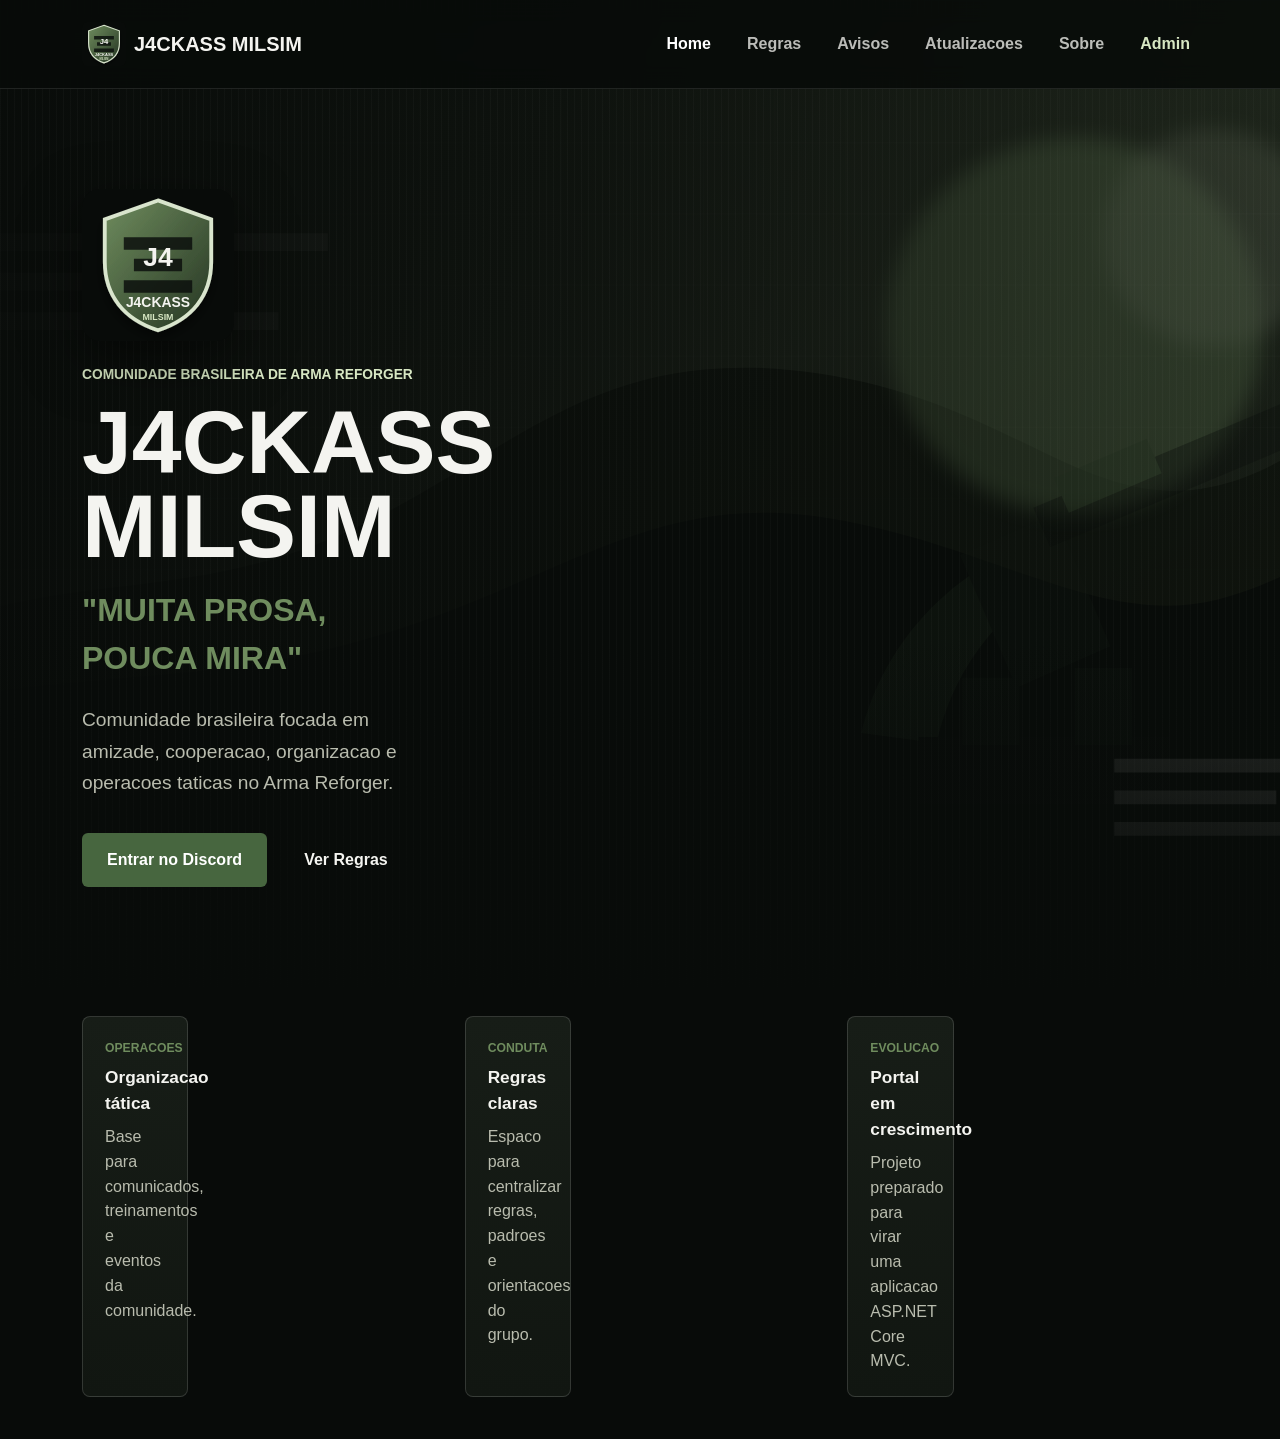
<file: index.html>
<!doctype html>
<html lang="pt-BR">
<head>
  <meta charset="utf-8">
  <meta name="viewport" content="width=device-width, initial-scale=1">
  <meta name="description" content="Portal oficial da comunidade brasileira J4CKASS MILSIM.">
  <title>J4CKASS MILSIM</title>
  <link href="https://cdn.jsdelivr.net/npm/bootstrap@5.3.3/dist/css/bootstrap.min.css" rel="stylesheet">
  <link rel="stylesheet" href="styles.css">
</head>
<body>
  <header class="site-header">
    <nav class="navbar navbar-expand-lg navbar-dark">
      <div class="container">
        <a class="navbar-brand d-flex align-items-center gap-2" href="#">
          <img src="assets/logos/logo-j4ckass-placeholder.svg" alt="Logo J4CKASS MILSIM" width="44" height="44">
          <span>J4CKASS MILSIM</span>
        </a>
        <div class="navbar-collapse" id="mainMenu">
          <ul class="navbar-nav ms-auto">
            <li class="nav-item"><a class="nav-link active" href="#">Home</a></li>
            <li class="nav-item"><a class="nav-link" href="#">Regras</a></li>
            <li class="nav-item"><a class="nav-link" href="#">Avisos</a></li>
            <li class="nav-item"><a class="nav-link" href="#">Atualizacoes</a></li>
            <li class="nav-item"><a class="nav-link" href="#">Sobre</a></li>
            <li class="nav-item"><a class="nav-link nav-admin" href="#">Admin</a></li>
          </ul>
        </div>
      </div>
    </nav>
  </header>

  <main class="hero">
    <div class="hero-overlay"></div>
    <section class="container hero-content">
      <div class="row align-items-center min-vh-100">
        <div class="col-lg-8 col-xl-7">
          <img class="hero-logo" src="assets/logos/logo-j4ckass-placeholder.svg" alt="Logo J4CKASS MILSIM">
          <p class="eyebrow">Comunidade brasileira de Arma Reforger</p>
          <h1>J4CKASS MILSIM</h1>
          <p class="slogan">"MUITA PROSA, POUCA MIRA"</p>
          <p class="hero-description">
            Comunidade brasileira focada em amizade, cooperacao, organizacao e operacoes taticas no Arma Reforger.
          </p>
          <div class="hero-actions">
            <a class="btn btn-primary btn-lg" href="#" aria-label="Entrar no Discord da comunidade">Entrar no Discord</a>
            <a class="btn btn-outline-light btn-lg" href="#">Ver Regras</a>
          </div>
        </div>
      </div>
    </section>
  </main>

  <section class="quick-info">
    <div class="container">
      <div class="row g-3">
        <div class="col-md-4">
          <article class="info-item">
            <span class="info-label">Operacoes</span>
            <strong>Organizacao tática</strong>
            <p>Base para comunicados, treinamentos e eventos da comunidade.</p>
          </article>
        </div>
        <div class="col-md-4">
          <article class="info-item">
            <span class="info-label">Conduta</span>
            <strong>Regras claras</strong>
            <p>Espaco para centralizar regras, padroes e orientacoes do grupo.</p>
          </article>
        </div>
        <div class="col-md-4">
          <article class="info-item">
            <span class="info-label">Evolucao</span>
            <strong>Portal em crescimento</strong>
            <p>Projeto preparado para virar uma aplicacao ASP.NET Core MVC.</p>
          </article>
        </div>
      </div>
    </div>
  </section>

  <script src="https://cdn.jsdelivr.net/npm/bootstrap@5.3.3/dist/js/bootstrap.bundle.min.js"></script>
</body>
</html>
</file>
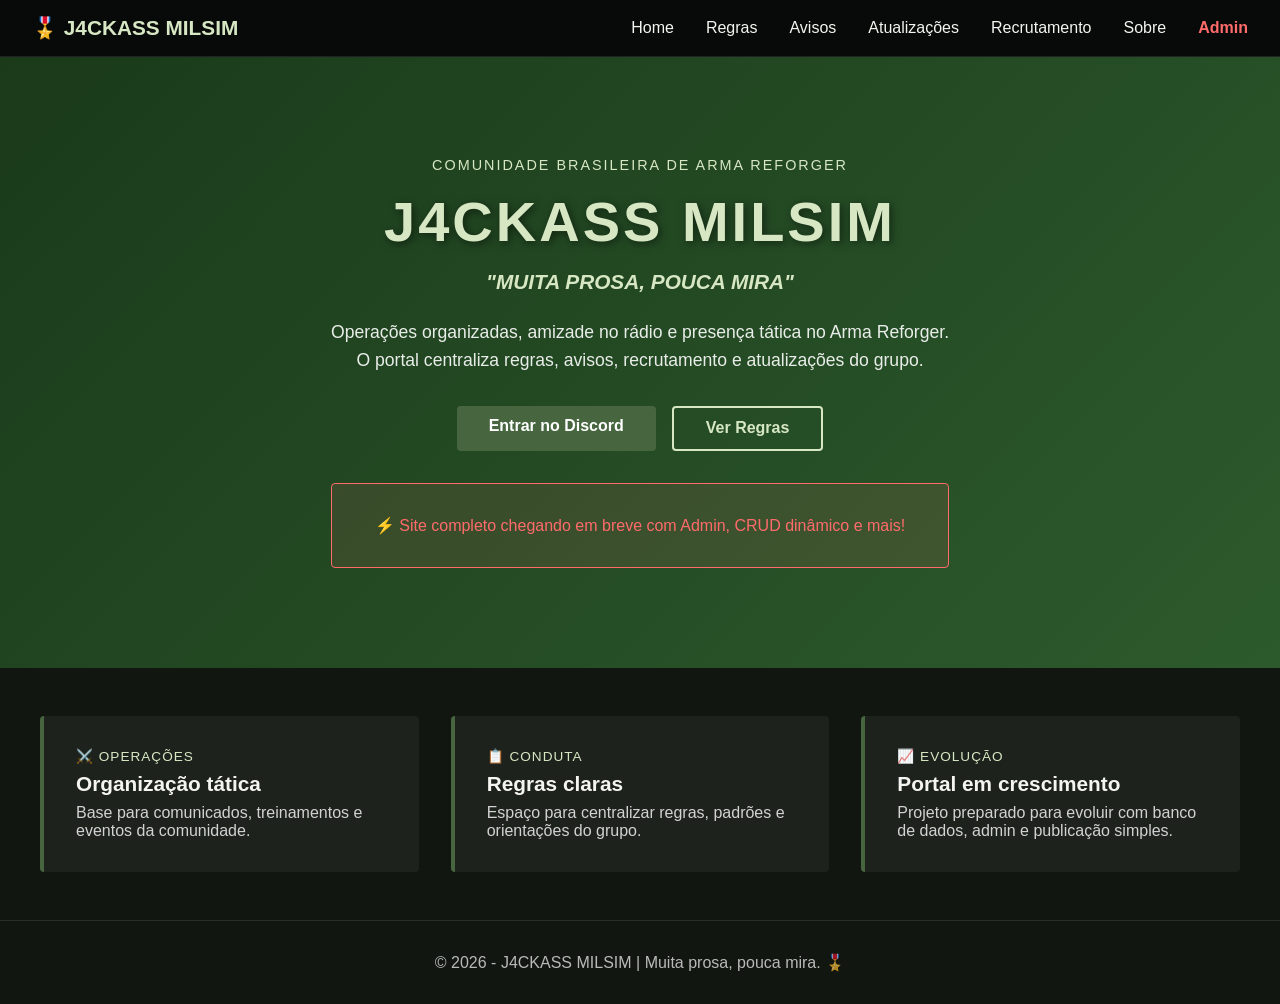
<file: preview.html>
<!DOCTYPE html>
<html lang="pt-BR">
<head>
    <meta charset="utf-8">
    <meta name="viewport" content="width=device-width, initial-scale=1.0">
    <title>J4CKASS MILSIM - Home</title>
    <style>
        * { margin: 0; padding: 0; box-sizing: border-box; }
        :root {
            --bg: #080b09;
            --surface: #111611;
            --primary: #47663f;
            --accent: #d7e7c3;
            --text: #f4f4f0;
        }
        body {
            background-color: var(--bg);
            color: var(--text);
            font-family: 'Segoe UI', sans-serif;
        }
        .navbar {
            background-color: rgba(8, 11, 9, 0.95);
            border-bottom: 1px solid rgba(255,255,255,0.1);
            padding: 1rem 0;
            display: flex;
            justify-content: space-between;
            align-items: center;
            padding: 1rem 2rem;
            position: sticky;
            top: 0;
            z-index: 100;
        }
        .navbar-brand {
            font-weight: bold;
            font-size: 1.3rem;
            color: var(--accent);
        }
        .nav-links {
            display: flex;
            gap: 2rem;
            align-items: center;
        }
        .nav-links a {
            color: var(--text);
            text-decoration: none;
            transition: color 0.3s;
        }
        .nav-links a:hover {
            color: var(--accent);
        }
        .nav-admin {
            color: #ff6b6b !important;
            font-weight: bold;
        }
        .hero {
            background: linear-gradient(135deg, #1a3a1a 0%, #2d5a2d 100%);
            padding: 100px 2rem;
            text-align: center;
            min-height: 500px;
            display: flex;
            flex-direction: column;
            justify-content: center;
            align-items: center;
        }
        .hero-content {
            max-width: 700px;
        }
        .eyebrow {
            font-size: 0.9rem;
            color: var(--accent);
            text-transform: uppercase;
            letter-spacing: 2px;
            margin-bottom: 1rem;
        }
        h1 {
            font-size: 3.5rem;
            font-weight: 900;
            margin: 1rem 0;
            letter-spacing: 3px;
            color: var(--accent);
            text-shadow: 2px 2px 8px rgba(0,0,0,0.5);
        }
        .slogan {
            font-size: 1.3rem;
            color: var(--accent);
            font-weight: bold;
            font-style: italic;
            margin: 1rem 0;
        }
        .description {
            font-size: 1.1rem;
            line-height: 1.6;
            margin: 1.5rem 0;
            color: rgba(255,255,255,0.9);
        }
        .hero-actions {
            display: flex;
            gap: 1rem;
            justify-content: center;
            margin-top: 2rem;
            flex-wrap: wrap;
        }
        .btn {
            padding: 0.7rem 2rem;
            font-weight: bold;
            border: none;
            border-radius: 4px;
            cursor: pointer;
            text-decoration: none;
            display: inline-block;
            transition: all 0.3s;
            font-size: 1rem;
        }
        .btn-primary {
            background-color: var(--primary);
            color: white;
        }
        .btn-primary:hover {
            background-color: #6f8c5e;
            transform: translateY(-2px);
        }
        .btn-outline {
            border: 2px solid var(--accent);
            color: var(--accent);
            background: transparent;
        }
        .btn-outline:hover {
            background-color: var(--accent);
            color: var(--bg);
            transform: translateY(-2px);
        }
        .info-section {
            background-color: var(--surface);
            padding: 3rem 2rem;
        }
        .info-grid {
            display: grid;
            grid-template-columns: repeat(auto-fit, minmax(250px, 1fr));
            gap: 2rem;
            max-width: 1200px;
            margin: 0 auto;
        }
        .info-item {
            padding: 2rem;
            background-color: rgba(255,255,255,0.05);
            border-left: 4px solid var(--primary);
            border-radius: 4px;
            transition: all 0.3s;
        }
        .info-item:hover {
            background-color: rgba(71, 102, 63, 0.2);
            transform: translateY(-5px);
        }
        .info-label {
            color: var(--accent);
            font-size: 0.85rem;
            text-transform: uppercase;
            letter-spacing: 1px;
            margin-bottom: 0.5rem;
            display: block;
        }
        .info-item strong {
            display: block;
            font-size: 1.3rem;
            margin: 0.5rem 0;
        }
        .info-item p {
            color: rgba(255,255,255,0.8);
            margin: 0;
        }
        .footer {
            background-color: var(--surface);
            border-top: 1px solid rgba(255,255,255,0.1);
            padding: 2rem;
            text-align: center;
            color: rgba(255,255,255,0.7);
        }
        .coming-soon {
            text-align: center;
            padding: 2rem;
            background-color: rgba(255, 107, 107, 0.1);
            border: 1px solid #ff6b6b;
            border-radius: 4px;
            margin-top: 2rem;
            color: #ff6b6b;
        }
        @media (max-width: 768px) {
            h1 { font-size: 2rem; }
            .hero { padding: 60px 1rem; }
            .nav-links { flex-direction: column; gap: 1rem; font-size: 0.9rem; }
            .navbar { flex-direction: column; gap: 1rem; }
            .hero-actions { flex-direction: column; width: 100%; }
            .btn { width: 100%; }
        }
    </style>
</head>
<body>

<!-- NAVBAR -->
<nav class="navbar">
    <span class="navbar-brand">🎖️ J4CKASS MILSIM</span>
    <div class="nav-links">
        <a href="#">Home</a>
        <a href="#">Regras</a>
        <a href="#">Avisos</a>
        <a href="#">Atualizações</a>
        <a href="#">Recrutamento</a>
        <a href="#">Sobre</a>
        <a href="#" class="nav-admin">Admin</a>
    </div>
</nav>

<!-- HERO -->
<section class="hero">
    <div class="hero-content">
        <p class="eyebrow">Comunidade brasileira de Arma Reforger</p>
        <h1>J4CKASS MILSIM</h1>
        <p class="slogan">"MUITA PROSA, POUCA MIRA"</p>
        <p class="description">
            Operações organizadas, amizade no rádio e presença tática no Arma Reforger.<br>
            O portal centraliza regras, avisos, recrutamento e atualizações do grupo.
        </p>
        <div class="hero-actions">
            <a class="btn btn-primary" href="https://discord.gg/j4ckass" target="_blank">Entrar no Discord</a>
            <a class="btn btn-outline" href="#">Ver Regras</a>
        </div>
        <div class="coming-soon">
            ⚡ Site completo chegando em breve com Admin, CRUD dinâmico e mais!
        </div>
    </div>
</section>

<!-- INFO -->
<section class="info-section">
    <div class="info-grid">
        <div class="info-item">
            <span class="info-label">⚔️ Operações</span>
            <strong>Organização tática</strong>
            <p>Base para comunicados, treinamentos e eventos da comunidade.</p>
        </div>
        <div class="info-item">
            <span class="info-label">📋 Conduta</span>
            <strong>Regras claras</strong>
            <p>Espaço para centralizar regras, padrões e orientações do grupo.</p>
        </div>
        <div class="info-item">
            <span class="info-label">📈 Evolução</span>
            <strong>Portal em crescimento</strong>
            <p>Projeto preparado para evoluir com banco de dados, admin e publicação simples.</p>
        </div>
    </div>
</section>

<!-- FOOTER -->
<footer class="footer">
    <p>&copy; 2026 - J4CKASS MILSIM | Muita prosa, pouca mira. 🎖️</p>
</footer>

</body>
</html>
</file>
<file: styles.css>
:root {
  --color-bg: #080b09;
  --color-surface: #111611;
  --color-surface-strong: #171d17;
  --color-primary: #47663f;
  --color-primary-light: #6f8c5e;
  --color-border: rgba(255, 255, 255, 0.14);
  --color-text: #f4f4f0;
  --color-muted: #b9bcae;
}

* {
  box-sizing: border-box;
}

body {
  min-height: 100vh;
  margin: 0;
  color: var(--color-text);
  background: var(--color-bg);
  font-family: Arial, Helvetica, sans-serif;
}

.site-header {
  position: fixed;
  z-index: 20;
  top: 0;
  right: 0;
  left: 0;
  border-bottom: 1px solid rgba(255, 255, 255, 0.1);
  background: rgba(8, 11, 9, 0.86);
  backdrop-filter: blur(12px);
}

.navbar {
  min-height: 72px;
}

.navbar-brand {
  color: var(--color-text);
  font-weight: 800;
  letter-spacing: 0;
}

.navbar-brand img {
  flex: 0 0 auto;
}

.nav-link {
  color: rgba(244, 244, 240, 0.76);
  font-weight: 700;
}

.nav-link:hover,
.nav-link:focus,
.nav-link.active {
  color: var(--color-text);
}

.nav-admin {
  color: #d7e7c3;
}

.hero {
  position: relative;
  min-height: 100vh;
  overflow: hidden;
  background:
    linear-gradient(90deg, rgba(8, 11, 9, 0.96) 0%, rgba(8, 11, 9, 0.78) 44%, rgba(8, 11, 9, 0.34) 100%),
    url("assets/backgrounds/tactical-background.svg") center / cover no-repeat;
}

.hero-overlay {
  position: absolute;
  inset: 0;
  background:
    linear-gradient(0deg, rgba(8, 11, 9, 0.96) 0%, rgba(8, 11, 9, 0) 36%),
    repeating-linear-gradient(90deg, rgba(255, 255, 255, 0.025) 0, rgba(255, 255, 255, 0.025) 1px, transparent 1px, transparent 7px);
  pointer-events: none;
}

.hero-content {
  position: relative;
  z-index: 2;
  padding-top: 88px;
}

.hero-logo {
  width: clamp(104px, 14vw, 152px);
  height: auto;
  margin-bottom: 24px;
  filter: drop-shadow(0 18px 28px rgba(0, 0, 0, 0.5));
}

.eyebrow {
  margin: 0 0 14px;
  color: #d7e7c3;
  font-size: 0.86rem;
  font-weight: 800;
  letter-spacing: 0;
  text-transform: uppercase;
}

h1 {
  max-width: 720px;
  margin: 0;
  color: var(--color-text);
  font-size: clamp(3rem, 7vw, 6.7rem);
  font-weight: 900;
  line-height: 0.94;
  letter-spacing: 0;
  text-wrap: balance;
}

.slogan {
  margin: 18px 0 0;
  color: var(--color-primary-light);
  font-size: clamp(1.2rem, 2.6vw, 2rem);
  font-weight: 800;
}

.hero-description {
  max-width: 650px;
  margin: 22px 0 0;
  color: var(--color-muted);
  font-size: clamp(1rem, 1.6vw, 1.2rem);
  line-height: 1.65;
}

.hero-actions {
  display: flex;
  flex-wrap: wrap;
  gap: 12px;
  margin-top: 34px;
}

.btn {
  border-radius: 6px;
  font-weight: 800;
}

.btn-primary {
  border-color: var(--color-primary);
  background: var(--color-primary);
}

.btn-primary:hover,
.btn-primary:focus {
  border-color: var(--color-primary-light);
  background: var(--color-primary-light);
}

.btn-outline-light {
  border-color: rgba(255, 255, 255, 0.52);
  color: var(--color-text);
}

.quick-info {
  background: var(--color-bg);
  padding: 28px 0 42px;
}

.info-item {
  min-height: 100%;
  padding: 22px;
  border: 1px solid var(--color-border);
  border-radius: 8px;
  background: linear-gradient(180deg, var(--color-surface-strong), var(--color-surface));
}

.info-label {
  display: block;
  margin-bottom: 8px;
  color: var(--color-primary-light);
  font-size: 0.76rem;
  font-weight: 800;
  text-transform: uppercase;
}

.info-item strong {
  display: block;
  margin-bottom: 8px;
  color: var(--color-text);
  font-size: 1.08rem;
}

.info-item p {
  margin: 0;
  color: var(--color-muted);
  line-height: 1.55;
}

@media (max-width: 767.98px) {
  .navbar-brand span {
    max-width: 190px;
    overflow: hidden;
    text-overflow: ellipsis;
    white-space: nowrap;
  }

  .hero {
    background:
      linear-gradient(180deg, rgba(8, 11, 9, 0.88) 0%, rgba(8, 11, 9, 0.76) 44%, rgba(8, 11, 9, 0.96) 100%),
      url("assets/backgrounds/tactical-background.svg") center / cover no-repeat;
  }

  .hero-content {
    padding-top: 104px;
  }

  .hero-actions .btn {
    width: 100%;
  }
}

.container {
  width: min(100% - 32px, 1160px);
  margin-inline: auto;
}

.navbar > .container,
.d-flex {
  display: flex;
}

.navbar > .container {
  min-height: 72px;
  align-items: center;
  justify-content: space-between;
  gap: 24px;
}

.align-items-center {
  align-items: center;
}

.gap-2 {
  gap: 8px;
}

.ms-auto {
  margin-left: auto;
}

.navbar-brand,
.nav-link,
.btn {
  text-decoration: none;
}

.navbar-collapse {
  display: flex;
  align-items: center;
}

.navbar-nav {
  display: flex;
  align-items: center;
  gap: 20px;
  padding: 0;
  margin: 0;
  list-style: none;
}

.row {
  display: grid;
  grid-template-columns: repeat(12, minmax(0, 1fr));
  gap: 24px;
}

.g-3 {
  gap: 16px;
}

.min-vh-100 {
  min-height: 100vh;
}

.col-lg-8,
.col-xl-7 {
  grid-column: span 12;
}

.col-md-4 {
  grid-column: span 12;
}

.btn {
  display: inline-flex;
  min-height: 48px;
  align-items: center;
  justify-content: center;
  padding: 12px 20px;
  border: 1px solid transparent;
  line-height: 1.1;
}

.btn-lg {
  min-height: 54px;
  padding: 14px 24px;
  font-size: 1rem;
}

@media (min-width: 768px) {
  .col-md-4 {
    grid-column: span 4;
  }
}

@media (min-width: 992px) {
  .col-lg-8 {
    grid-column: span 8;
  }
}

@media (min-width: 1200px) {
  .col-xl-7 {
    grid-column: span 7;
  }
}

@media (max-width: 767.98px) {
  .navbar > .container {
    align-items: flex-start;
    flex-direction: column;
    gap: 10px;
    padding-block: 12px;
  }

  .navbar-collapse,
  .navbar-nav {
    width: 100%;
  }

  .navbar-nav {
    flex-wrap: wrap;
    gap: 10px 14px;
  }

  .nav-link {
    display: inline-flex;
    min-height: 34px;
    align-items: center;
  }
}
</file>
